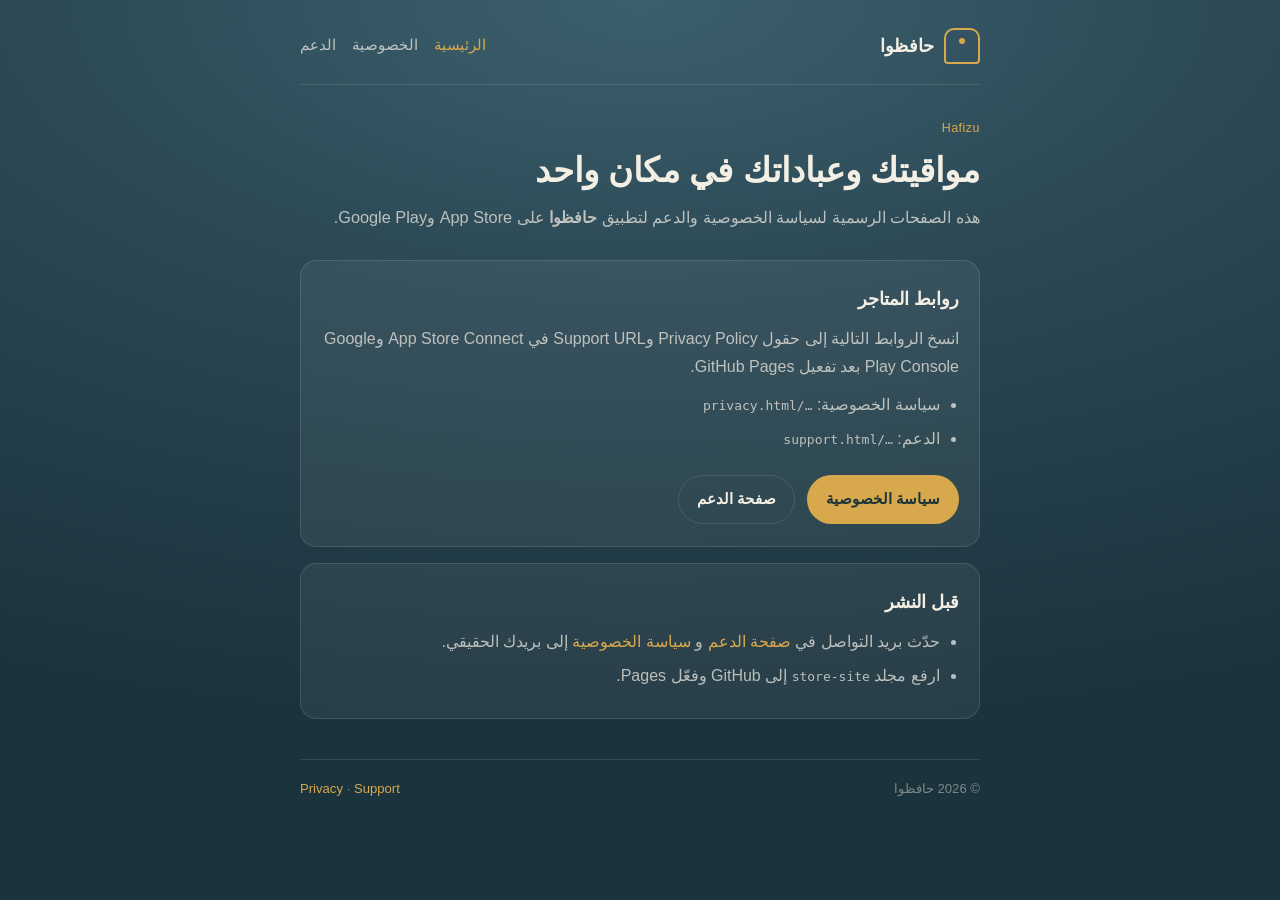
<file: index.html>
<!DOCTYPE html>
<html lang="ar" dir="rtl">
  <head>
    <meta charset="utf-8" />
    <meta name="viewport" content="width=device-width, initial-scale=1" />
    <title>حافظوا — Hafizu</title>
    <meta
      name="description"
      content="صفحات سياسة الخصوصية والدعم لتطبيق حافظوا (Hafizu)."
    />
    <link rel="stylesheet" href="styles.css" />
  </head>
  <body>
    <div class="wrap">
      <nav class="nav" aria-label="التنقّل">
        <a class="brand" href="index.html">
          <span class="brand-mark" aria-hidden="true"></span>
          حافظوا
        </a>
        <div class="nav-links">
          <a href="index.html" aria-current="page">الرئيسية</a>
          <a href="privacy.html">الخصوصية</a>
          <a href="support.html">الدعم</a>
        </div>
      </nav>

      <header class="hero">
        <span class="eyebrow">Hafizu</span>
        <h1>مواقيتك وعباداتك في مكان واحد</h1>
        <p class="lede">
          هذه الصفحات الرسمية لسياسة الخصوصية والدعم لتطبيق
          <strong>حافظوا</strong> على App Store وGoogle Play.
        </p>
      </header>

      <section class="card">
        <h2>روابط المتاجر</h2>
        <p>
          انسخ الروابط التالية إلى حقول Privacy Policy وSupport URL في App Store
          Connect وGoogle Play Console بعد تفعيل GitHub Pages.
        </p>
        <ul>
          <li>
            سياسة الخصوصية:
            <code>…/privacy.html</code>
          </li>
          <li>
            الدعم:
            <code>…/support.html</code>
          </li>
        </ul>
        <div class="actions">
          <a class="btn btn-primary" href="privacy.html">سياسة الخصوصية</a>
          <a class="btn btn-ghost" href="support.html">صفحة الدعم</a>
        </div>
      </section>

      <section class="card">
        <h2>قبل النشر</h2>
        <ul>
          <li>
            حدّث بريد التواصل في
            <a href="support.html">صفحة الدعم</a>
            و
            <a href="privacy.html">سياسة الخصوصية</a>
            إلى بريدك الحقيقي.
          </li>
          <li>ارفع مجلد <code>store-site</code> إلى GitHub وفعّل Pages.</li>
        </ul>
      </section>

      <footer class="footer">
        <span>© <span id="y"></span> حافظوا</span>
        <span>
          <a href="privacy.html">Privacy</a>
          ·
          <a href="support.html">Support</a>
        </span>
      </footer>
    </div>
    <script>
      document.getElementById("y").textContent = new Date().getFullYear();
    </script>
  </body>
</html>
</file>
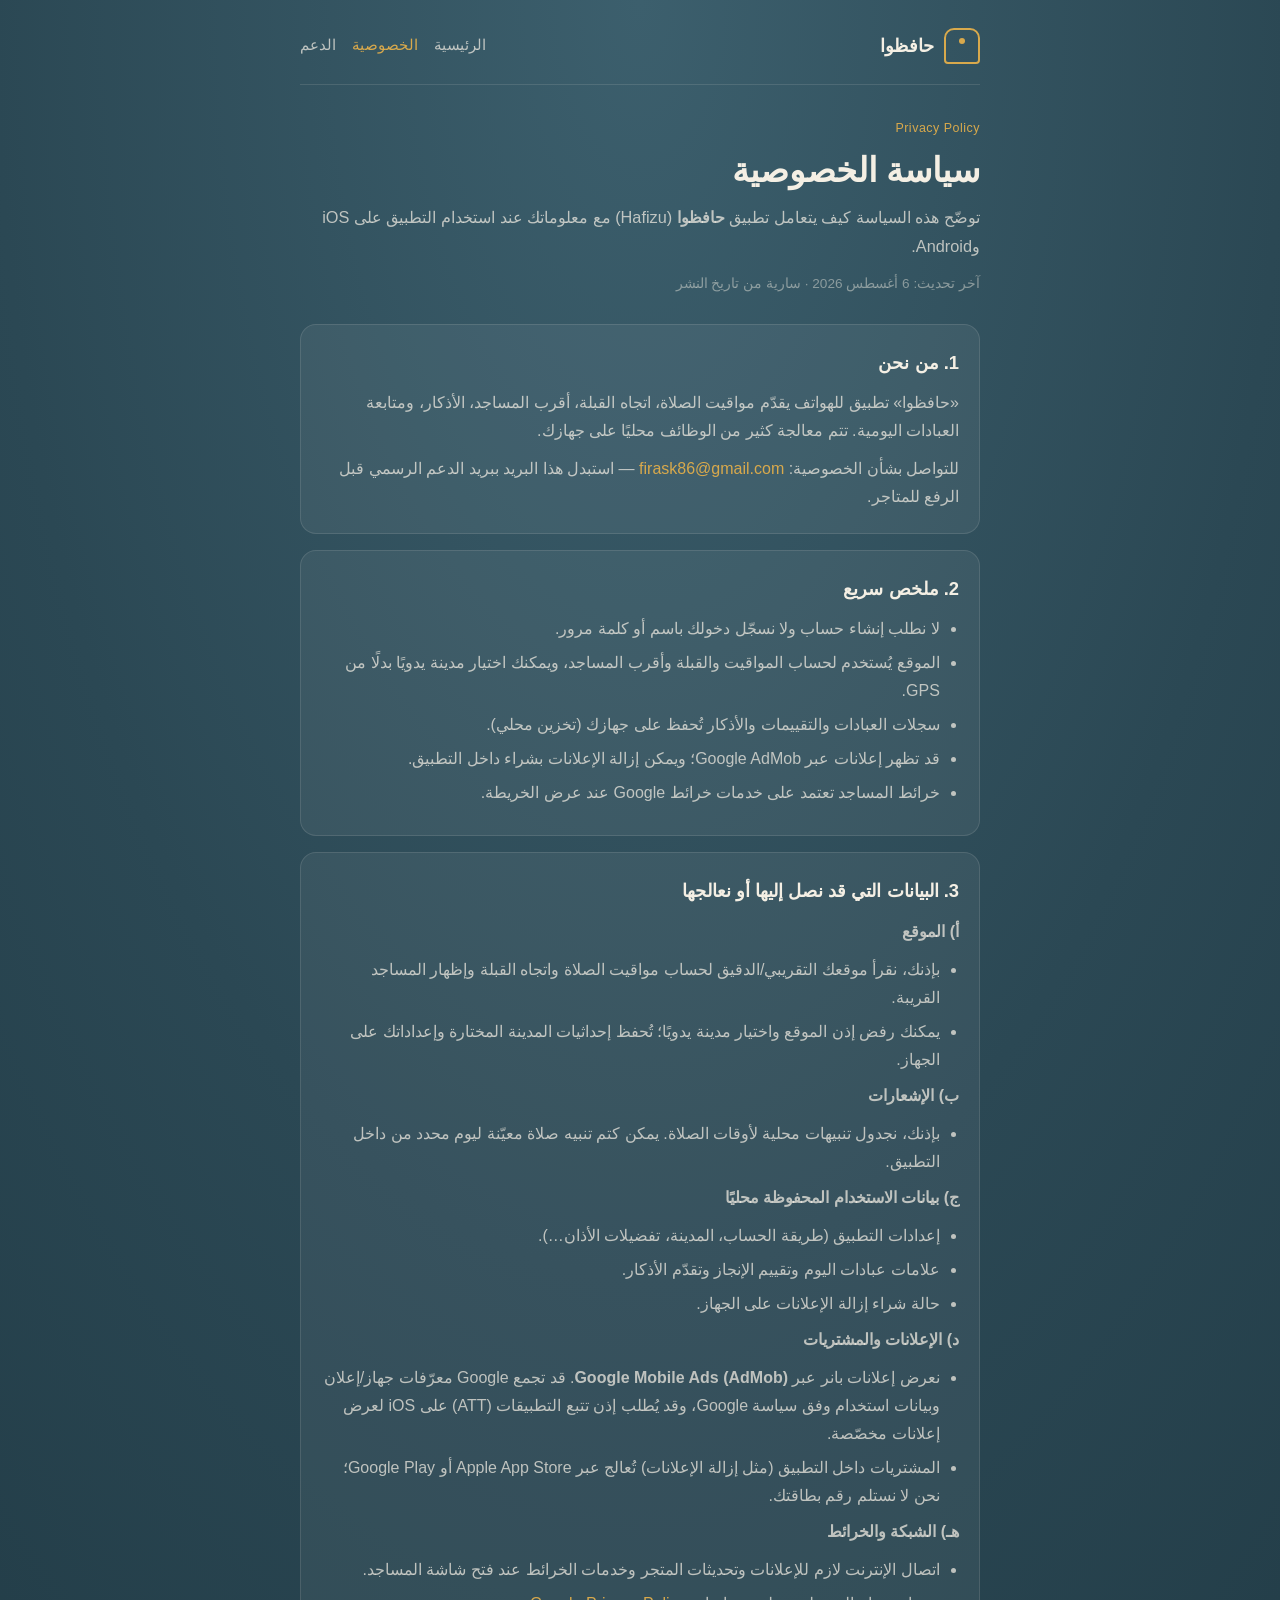
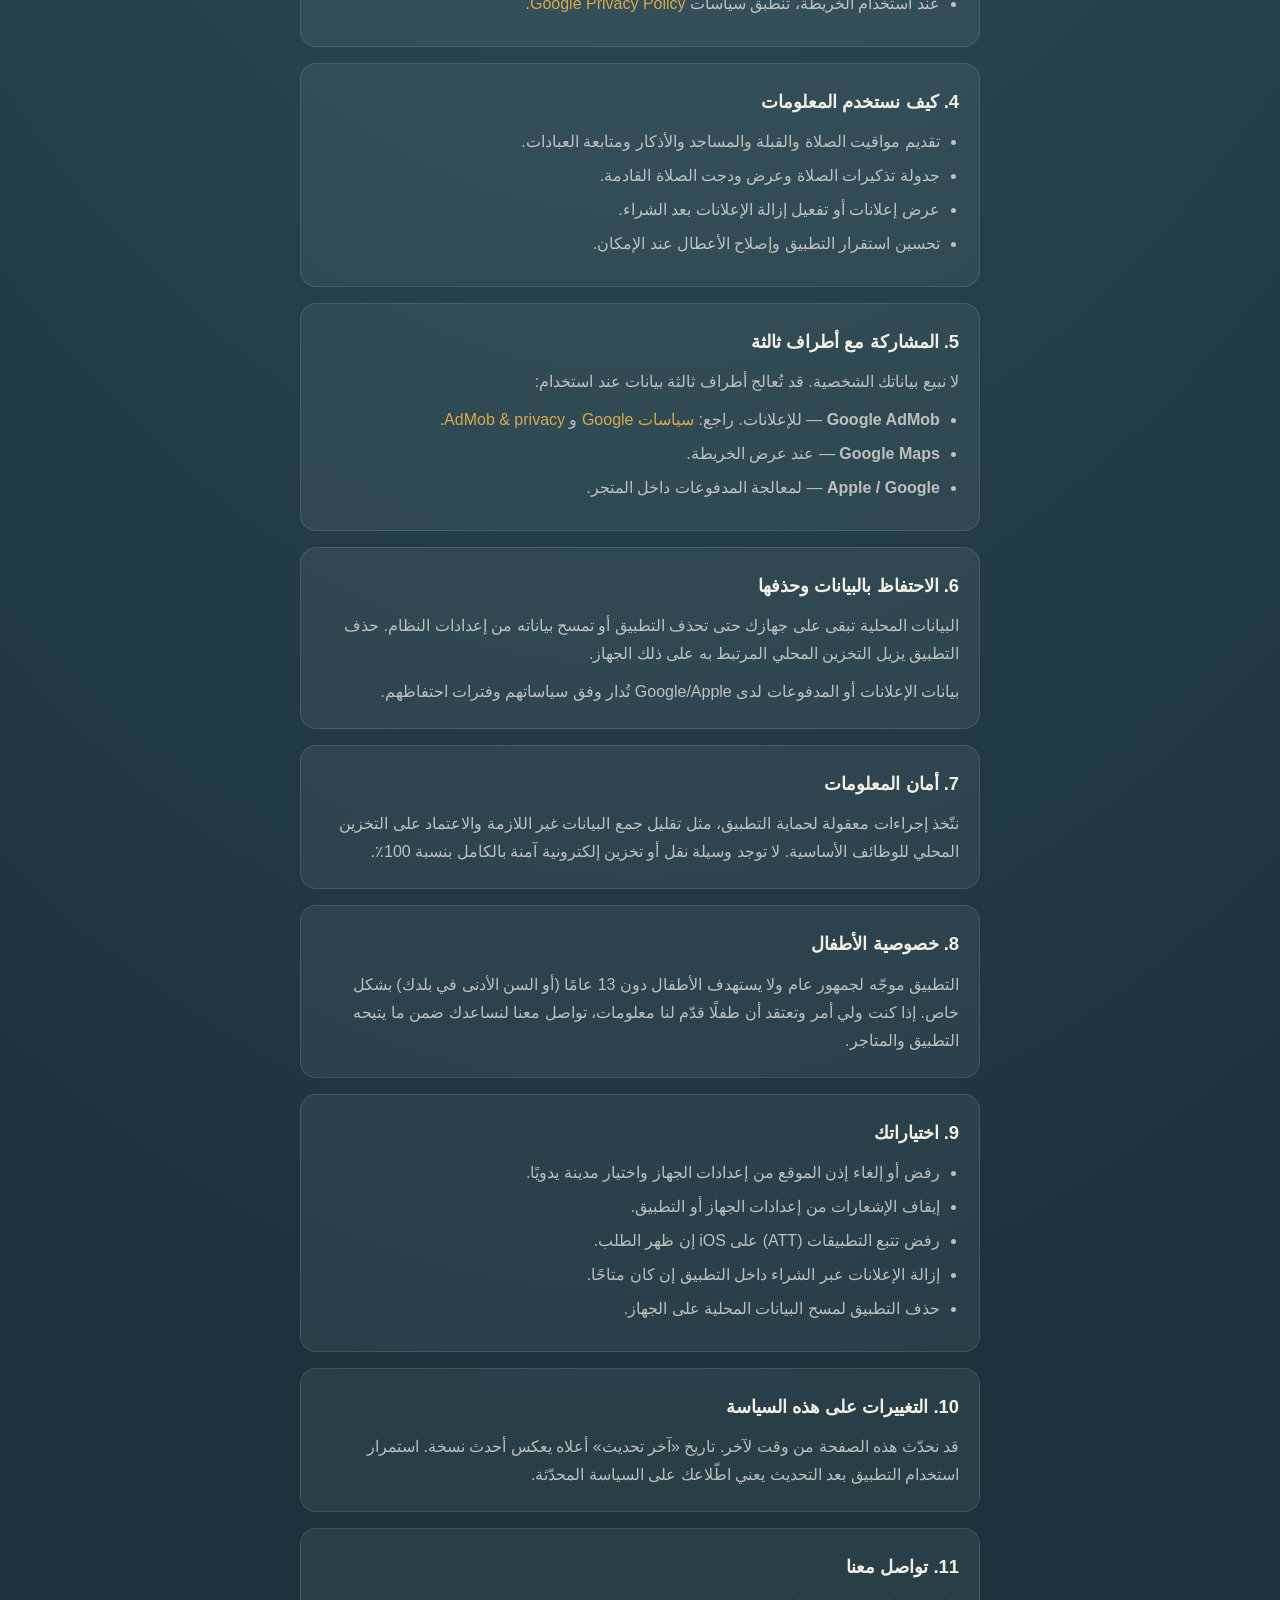
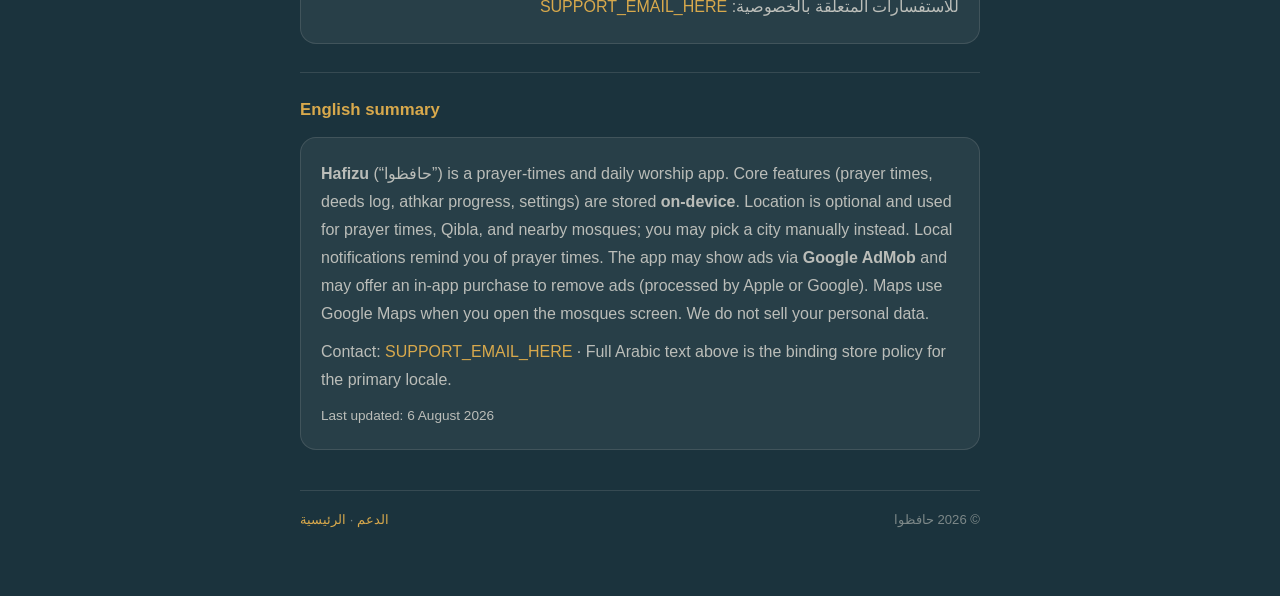
<file: privacy.html>
<!DOCTYPE html>
<html lang="ar" dir="rtl">
  <head>
    <meta charset="utf-8" />
    <meta name="viewport" content="width=device-width, initial-scale=1" />
    <title>سياسة الخصوصية — حافظوا</title>
    <meta
      name="description"
      content="سياسة خصوصية تطبيق حافظوا (Hafizu) لنظامي iOS وAndroid."
    />
    <link rel="stylesheet" href="styles.css" />
  </head>
  <body>
    <div class="wrap">
      <nav class="nav" aria-label="التنقّل">
        <a class="brand" href="index.html">
          <span class="brand-mark" aria-hidden="true"></span>
          حافظوا
        </a>
        <div class="nav-links">
          <a href="index.html">الرئيسية</a>
          <a href="privacy.html" aria-current="page">الخصوصية</a>
          <a href="support.html">الدعم</a>
        </div>
      </nav>

      <header class="hero">
        <span class="eyebrow">Privacy Policy</span>
        <h1>سياسة الخصوصية</h1>
        <p class="lede">
          توضّح هذه السياسة كيف يتعامل تطبيق <strong>حافظوا</strong> (Hafizu) مع
          معلوماتك عند استخدام التطبيق على iOS وAndroid.
        </p>
        <p class="meta">آخر تحديث: 6 أغسطس 2026 · سارية من تاريخ النشر</p>
      </header>

      <section class="card">
        <h2>1. من نحن</h2>
        <p>
          «حافظوا» تطبيق للهواتف يقدّم مواقيت الصلاة، اتجاه القبلة، أقرب المساجد،
          الأذكار، ومتابعة العبادات اليومية. تتم معالجة كثير من الوظائف محليًا
          على جهازك.
        </p>
        <p>
          للتواصل بشأن الخصوصية:
          <a href="mailto:SUPPORT_EMAIL_HERE">firask86@gmail.com</a>
          — استبدل هذا البريد ببريد الدعم الرسمي قبل الرفع للمتاجر.
        </p>
      </section>

      <section class="card">
        <h2>2. ملخص سريع</h2>
        <ul>
          <li>لا نطلب إنشاء حساب ولا نسجّل دخولك باسم أو كلمة مرور.</li>
          <li>
            الموقع يُستخدم لحساب المواقيت والقبلة وأقرب المساجد، ويمكنك اختيار
            مدينة يدويًا بدلًا من GPS.
          </li>
          <li>
            سجلات العبادات والتقييمات والأذكار تُحفظ على جهازك (تخزين محلي).
          </li>
          <li>
            قد تظهر إعلانات عبر Google AdMob؛ ويمكن إزالة الإعلانات بشراء داخل
            التطبيق.
          </li>
          <li>خرائط المساجد تعتمد على خدمات خرائط Google عند عرض الخريطة.</li>
        </ul>
      </section>

      <section class="card">
        <h2>3. البيانات التي قد نصل إليها أو نعالجها</h2>
        <p><strong>أ) الموقع</strong></p>
        <ul>
          <li>
            بإذنك، نقرأ موقعك التقريبي/الدقيق لحساب مواقيت الصلاة واتجاه
            القبلة وإظهار المساجد القريبة.
          </li>
          <li>
            يمكنك رفض إذن الموقع واختيار مدينة يدويًا؛ تُحفظ إحداثيات المدينة
            المختارة وإعداداتك على الجهاز.
          </li>
        </ul>
        <p><strong>ب) الإشعارات</strong></p>
        <ul>
          <li>
            بإذنك، نجدول تنبيهات محلية لأوقات الصلاة. يمكن كتم تنبيه صلاة معيّنة
            ليوم محدد من داخل التطبيق.
          </li>
        </ul>
        <p><strong>ج) بيانات الاستخدام المحفوظة محليًا</strong></p>
        <ul>
          <li>إعدادات التطبيق (طريقة الحساب، المدينة، تفضيلات الأذان…).</li>
          <li>علامات عبادات اليوم وتقييم الإنجاز وتقدّم الأذكار.</li>
          <li>حالة شراء إزالة الإعلانات على الجهاز.</li>
        </ul>
        <p><strong>د) الإعلانات والمشتريات</strong></p>
        <ul>
          <li>
            نعرض إعلانات بانر عبر <strong>Google Mobile Ads (AdMob)</strong>. قد
            تجمع Google معرّفات جهاز/إعلان وبيانات استخدام وفق سياسة Google،
            وقد يُطلب إذن تتبع التطبيقات (ATT) على iOS لعرض إعلانات مخصّصة.
          </li>
          <li>
            المشتريات داخل التطبيق (مثل إزالة الإعلانات) تُعالج عبر Apple App
            Store أو Google Play؛ نحن لا نستلم رقم بطاقتك.
          </li>
        </ul>
        <p><strong>هـ) الشبكة والخرائط</strong></p>
        <ul>
          <li>
            اتصال الإنترنت لازم للإعلانات وتحديثات المتجر وخدمات الخرائط عند فتح
            شاشة المساجد.
          </li>
          <li>
            عند استخدام الخريطة، تنطبق سياسات
            <a
              href="https://policies.google.com/privacy"
              rel="noopener noreferrer"
              target="_blank"
              >Google Privacy Policy</a
            >.
          </li>
        </ul>
      </section>

      <section class="card">
        <h2>4. كيف نستخدم المعلومات</h2>
        <ul>
          <li>تقديم مواقيت الصلاة والقبلة والمساجد والأذكار ومتابعة العبادات.</li>
          <li>جدولة تذكيرات الصلاة وعرض ودجت الصلاة القادمة.</li>
          <li>عرض إعلانات أو تفعيل إزالة الإعلانات بعد الشراء.</li>
          <li>تحسين استقرار التطبيق وإصلاح الأعطال عند الإمكان.</li>
        </ul>
      </section>

      <section class="card">
        <h2>5. المشاركة مع أطراف ثالثة</h2>
        <p>لا نبيع بياناتك الشخصية. قد تُعالج أطراف ثالثة بيانات عند استخدام:</p>
        <ul>
          <li>
            <strong>Google AdMob</strong> — للإعلانات. راجع:
            <a
              href="https://policies.google.com/privacy"
              rel="noopener noreferrer"
              target="_blank"
              >سياسات Google</a
            >
            و
            <a
              href="https://support.google.com/admob/answer/6128543"
              rel="noopener noreferrer"
              target="_blank"
              >AdMob &amp; privacy</a
            >.
          </li>
          <li>
            <strong>Google Maps</strong> — عند عرض الخريطة.
          </li>
          <li>
            <strong>Apple / Google</strong> — لمعالجة المدفوعات داخل المتجر.
          </li>
        </ul>
      </section>

      <section class="card">
        <h2>6. الاحتفاظ بالبيانات وحذفها</h2>
        <p>
          البيانات المحلية تبقى على جهازك حتى تحذف التطبيق أو تمسح بياناته من
          إعدادات النظام. حذف التطبيق يزيل التخزين المحلي المرتبط به على ذلك
          الجهاز.
        </p>
        <p>
          بيانات الإعلانات أو المدفوعات لدى Google/Apple تُدار وفق سياساتهم
          وفترات احتفاظهم.
        </p>
      </section>

      <section class="card">
        <h2>7. أمان المعلومات</h2>
        <p>
          نتّخذ إجراءات معقولة لحماية التطبيق، مثل تقليل جمع البيانات غير
          اللازمة والاعتماد على التخزين المحلي للوظائف الأساسية. لا توجد وسيلة
          نقل أو تخزين إلكترونية آمنة بالكامل بنسبة 100٪.
        </p>
      </section>

      <section class="card">
        <h2>8. خصوصية الأطفال</h2>
        <p>
          التطبيق موجّه لجمهور عام ولا يستهدف الأطفال دون 13 عامًا (أو السن
          الأدنى في بلدك) بشكل خاص. إذا كنت ولي أمر وتعتقد أن طفلًا قدّم لنا
          معلومات، تواصل معنا لنساعدك ضمن ما يتيحه التطبيق والمتاجر.
        </p>
      </section>

      <section class="card">
        <h2>9. اختياراتك</h2>
        <ul>
          <li>رفض أو إلغاء إذن الموقع من إعدادات الجهاز واختيار مدينة يدويًا.</li>
          <li>إيقاف الإشعارات من إعدادات الجهاز أو التطبيق.</li>
          <li>رفض تتبع التطبيقات (ATT) على iOS إن ظهر الطلب.</li>
          <li>إزالة الإعلانات عبر الشراء داخل التطبيق إن كان متاحًا.</li>
          <li>حذف التطبيق لمسح البيانات المحلية على الجهاز.</li>
        </ul>
      </section>

      <section class="card">
        <h2>10. التغييرات على هذه السياسة</h2>
        <p>
          قد نحدّث هذه الصفحة من وقت لآخر. تاريخ «آخر تحديث» أعلاه يعكس أحدث
          نسخة. استمرار استخدام التطبيق بعد التحديث يعني اطّلاعك على السياسة
          المحدّثة.
        </p>
      </section>

      <section class="card">
        <h2>11. تواصل معنا</h2>
        <p>
          للاستفسارات المتعلقة بالخصوصية:
          <a href="mailto:SUPPORT_EMAIL_HERE">SUPPORT_EMAIL_HERE</a>
        </p>
      </section>

      <section class="lang-block" dir="ltr" lang="en">
        <h2>English summary</h2>
        <div class="card" style="margin: 0">
          <p>
            <strong>Hafizu</strong> (“حافظوا”) is a prayer-times and daily
            worship app. Core features (prayer times, deeds log, athkar
            progress, settings) are stored <strong>on-device</strong>. Location
            is optional and used for prayer times, Qibla, and nearby mosques;
            you may pick a city manually instead. Local notifications remind you
            of prayer times. The app may show ads via
            <strong>Google AdMob</strong> and may offer an in-app purchase to
            remove ads (processed by Apple or Google). Maps use Google Maps when
            you open the mosques screen. We do not sell your personal data.
          </p>
          <p>
            Contact:
            <a href="mailto:SUPPORT_EMAIL_HERE">SUPPORT_EMAIL_HERE</a>
            · Full Arabic text above is the binding store policy for the primary
            locale.
          </p>
          <p class="meta" style="margin-top: 8px">Last updated: 6 August 2026</p>
        </div>
      </section>

      <footer class="footer">
        <span>© 2026 حافظوا</span>
        <span>
          <a href="support.html">الدعم</a>
          ·
          <a href="index.html">الرئيسية</a>
        </span>
      </footer>
    </div>
  </body>
</html>
</file>
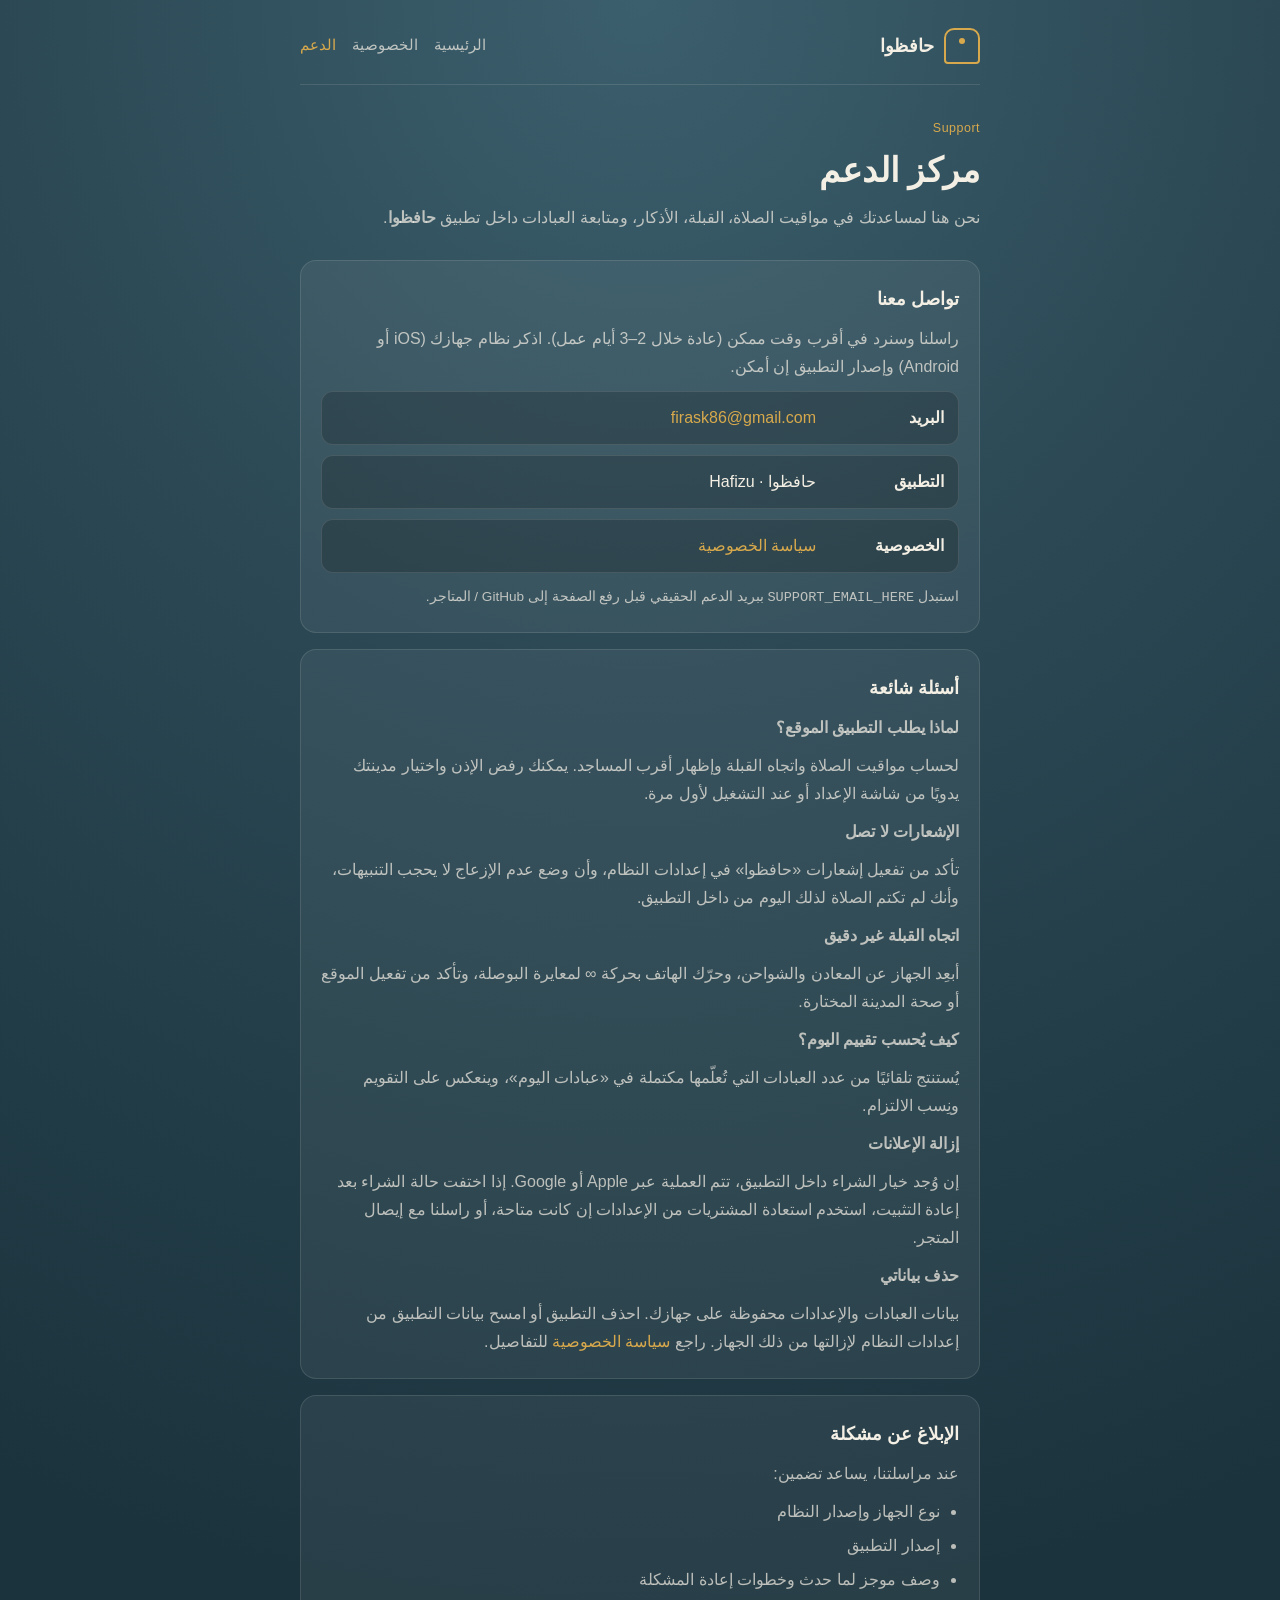
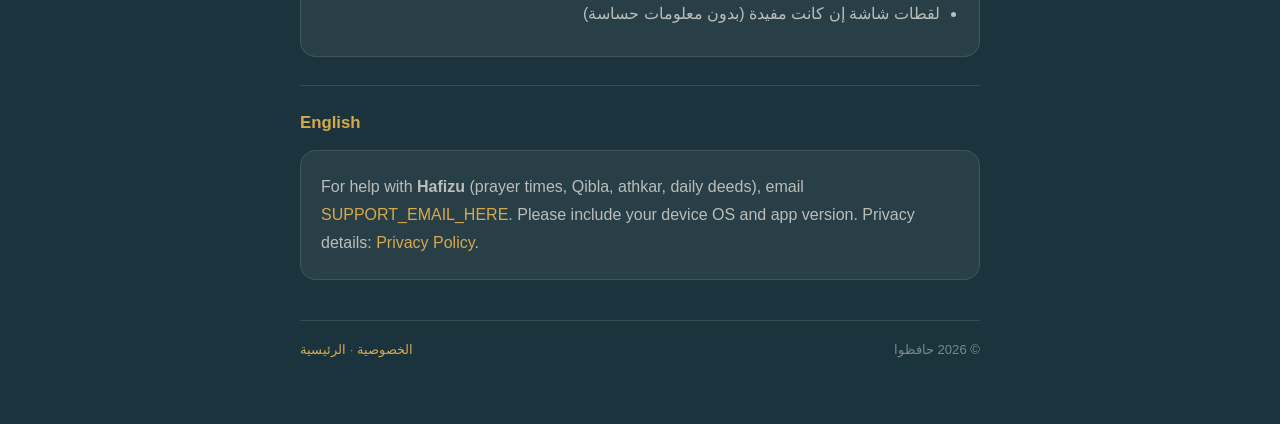
<file: support.html>
<!DOCTYPE html>
<html lang="ar" dir="rtl">
  <head>
    <meta charset="utf-8" />
    <meta name="viewport" content="width=device-width, initial-scale=1" />
    <title>الدعم — حافظوا</title>
    <meta
      name="description"
      content="مركز دعم تطبيق حافظوا (Hafizu): تواصل معنا والأسئلة الشائعة."
    />
    <link rel="stylesheet" href="styles.css" />
  </head>
  <body>
    <div class="wrap">
      <nav class="nav" aria-label="التنقّل">
        <a class="brand" href="index.html">
          <span class="brand-mark" aria-hidden="true"></span>
          حافظوا
        </a>
        <div class="nav-links">
          <a href="index.html">الرئيسية</a>
          <a href="privacy.html">الخصوصية</a>
          <a href="support.html" aria-current="page">الدعم</a>
        </div>
      </nav>

      <header class="hero">
        <span class="eyebrow">Support</span>
        <h1>مركز الدعم</h1>
        <p class="lede">
          نحن هنا لمساعدتك في مواقيت الصلاة، القبلة، الأذكار، ومتابعة العبادات
          داخل تطبيق <strong>حافظوا</strong>.
        </p>
      </header>

      <section class="card">
        <h2>تواصل معنا</h2>
        <p>
          راسلنا وسنرد في أقرب وقت ممكن (عادة خلال 2–3 أيام عمل). اذكر نظام
          جهازك (iOS أو Android) وإصدار التطبيق إن أمكن.
        </p>
        <div class="contact-box">
          <div class="contact-row">
            <strong>البريد</strong>
            <a href="mailto:SUPPORT_EMAIL_HERE">firask86@gmail.com</a>
          </div>
          <div class="contact-row">
            <strong>التطبيق</strong>
            <span>حافظوا · Hafizu</span>
          </div>
          <div class="contact-row">
            <strong>الخصوصية</strong>
            <a href="privacy.html">سياسة الخصوصية</a>
          </div>
        </div>
        <p class="meta" style="margin-top: 12px">
          استبدل <code>SUPPORT_EMAIL_HERE</code> ببريد الدعم الحقيقي قبل رفع
          الصفحة إلى GitHub / المتاجر.
        </p>
      </section>

      <section class="card">
        <h2>أسئلة شائعة</h2>
        <p><strong>لماذا يطلب التطبيق الموقع؟</strong></p>
        <p>
          لحساب مواقيت الصلاة واتجاه القبلة وإظهار أقرب المساجد. يمكنك رفض الإذن
          واختيار مدينتك يدويًا من شاشة الإعداد أو عند التشغيل لأول مرة.
        </p>
        <p><strong>الإشعارات لا تصل</strong></p>
        <p>
          تأكد من تفعيل إشعارات «حافظوا» في إعدادات النظام، وأن وضع عدم الإزعاج
          لا يحجب التنبيهات، وأنك لم تكتم الصلاة لذلك اليوم من داخل التطبيق.
        </p>
        <p><strong>اتجاه القبلة غير دقيق</strong></p>
        <p>
          أبعِد الجهاز عن المعادن والشواحن، وحرّك الهاتف بحركة ∞ لمعايرة
          البوصلة، وتأكد من تفعيل الموقع أو صحة المدينة المختارة.
        </p>
        <p><strong>كيف يُحسب تقييم اليوم؟</strong></p>
        <p>
          يُستنتج تلقائيًا من عدد العبادات التي تُعلّمها مكتملة في «عبادات
          اليوم»، وينعكس على التقويم ونِسب الالتزام.
        </p>
        <p><strong>إزالة الإعلانات</strong></p>
        <p>
          إن وُجد خيار الشراء داخل التطبيق، تتم العملية عبر Apple أو Google.
          إذا اختفت حالة الشراء بعد إعادة التثبيت، استخدم استعادة المشتريات من
          الإعدادات إن كانت متاحة، أو راسلنا مع إيصال المتجر.
        </p>
        <p><strong>حذف بياناتي</strong></p>
        <p>
          بيانات العبادات والإعدادات محفوظة على جهازك. احذف التطبيق أو امسح
          بيانات التطبيق من إعدادات النظام لإزالتها من ذلك الجهاز. راجع
          <a href="privacy.html">سياسة الخصوصية</a> للتفاصيل.
        </p>
      </section>

      <section class="card">
        <h2>الإبلاغ عن مشكلة</h2>
        <p>عند مراسلتنا، يساعد تضمين:</p>
        <ul>
          <li>نوع الجهاز وإصدار النظام</li>
          <li>إصدار التطبيق</li>
          <li>وصف موجز لما حدث وخطوات إعادة المشكلة</li>
          <li>لقطات شاشة إن كانت مفيدة (بدون معلومات حساسة)</li>
        </ul>
      </section>

      <section class="lang-block" dir="ltr" lang="en">
        <h2>English</h2>
        <div class="card" style="margin: 0">
          <p>
            For help with <strong>Hafizu</strong> (prayer times, Qibla, athkar,
            daily deeds), email
            <a href="mailto:SUPPORT_EMAIL_HERE">SUPPORT_EMAIL_HERE</a>.
            Please include your device OS and app version. Privacy details:
            <a href="privacy.html">Privacy Policy</a>.
          </p>
        </div>
      </section>

      <footer class="footer">
        <span>© 2026 حافظوا</span>
        <span>
          <a href="privacy.html">الخصوصية</a>
          ·
          <a href="index.html">الرئيسية</a>
        </span>
      </footer>
    </div>
  </body>
</html>
</file>
<file: styles.css>
/* حافظوا — store legal pages */
:root {
  --bg: #2b4854;
  --bg-deep: #1b333d;
  --bg-soft: #223d47;
  --gold: #d8a94c;
  --cream: #f4efe4;
  --cream-muted: rgba(244, 239, 228, 0.72);
  --cream-faint: rgba(244, 239, 228, 0.45);
  --card: rgba(255, 255, 255, 0.06);
  --line: rgba(244, 239, 228, 0.12);
  --max: 720px;
  --font: "Segoe UI", "Tahoma", "Arial", sans-serif;
}

*,
*::before,
*::after {
  box-sizing: border-box;
}

html {
  scroll-behavior: smooth;
}

body {
  margin: 0;
  min-height: 100vh;
  font-family: var(--font);
  background:
    radial-gradient(120% 80% at 50% 0%, #3c5f6d 0%, var(--bg) 42%, var(--bg-deep) 100%);
  color: var(--cream);
  line-height: 1.75;
  direction: rtl;
  text-align: right;
}

a {
  color: var(--gold);
  text-decoration: none;
}

a:hover {
  text-decoration: underline;
}

.wrap {
  max-width: var(--max);
  margin: 0 auto;
  padding: 28px 20px 64px;
}

.nav {
  display: flex;
  flex-wrap: wrap;
  align-items: center;
  justify-content: space-between;
  gap: 12px;
  padding-bottom: 20px;
  margin-bottom: 28px;
  border-bottom: 1px solid var(--line);
}

.brand {
  display: flex;
  align-items: center;
  gap: 10px;
  color: var(--cream);
  font-weight: 700;
  font-size: 1.15rem;
  text-decoration: none;
}

.brand:hover {
  text-decoration: none;
  color: var(--cream);
}

.brand-mark {
  width: 36px;
  height: 36px;
  border: 2px solid var(--gold);
  border-radius: 10px 10px 4px 4px;
  position: relative;
  flex-shrink: 0;
}

.brand-mark::after {
  content: "";
  position: absolute;
  left: 50%;
  top: 8px;
  width: 6px;
  height: 6px;
  margin-left: -3px;
  border-radius: 50%;
  background: var(--gold);
}

.nav-links {
  display: flex;
  flex-wrap: wrap;
  gap: 8px 16px;
  font-size: 0.92rem;
}

.nav-links a {
  color: var(--cream-muted);
}

.nav-links a:hover,
.nav-links a[aria-current="page"] {
  color: var(--gold);
}

.hero {
  margin-bottom: 28px;
}

.eyebrow {
  display: inline-block;
  font-size: 0.78rem;
  letter-spacing: 0.04em;
  color: var(--gold);
  margin-bottom: 8px;
}

h1 {
  margin: 0 0 10px;
  font-size: clamp(1.6rem, 4vw, 2.1rem);
  line-height: 1.35;
  font-weight: 800;
}

.lede {
  margin: 0;
  color: var(--cream-muted);
  font-size: 1.02rem;
}

.meta {
  margin-top: 12px;
  font-size: 0.85rem;
  color: var(--cream-faint);
}

.card {
  background: var(--card);
  border: 1px solid var(--line);
  border-radius: 16px;
  padding: 22px 20px;
  margin-bottom: 16px;
}

.card h2 {
  margin: 0 0 10px;
  font-size: 1.15rem;
  color: var(--cream);
}

.card p,
.card li {
  color: var(--cream-muted);
  margin: 0 0 10px;
}

.card ul {
  margin: 0 0 8px;
  padding-inline-start: 1.2em;
}

.card li {
  margin-bottom: 6px;
}

.card p:last-child,
.card ul:last-child {
  margin-bottom: 0;
}

.actions {
  display: flex;
  flex-wrap: wrap;
  gap: 12px;
  margin-top: 22px;
}

.btn {
  display: inline-flex;
  align-items: center;
  justify-content: center;
  min-height: 44px;
  padding: 10px 18px;
  border-radius: 999px;
  border: 1px solid transparent;
  font-weight: 700;
  font-size: 0.95rem;
  text-decoration: none;
}

.btn:hover {
  text-decoration: none;
}

.btn-primary {
  background: var(--gold);
  color: var(--bg-deep);
}

.btn-primary:hover {
  filter: brightness(1.05);
  color: var(--bg-deep);
}

.btn-ghost {
  border-color: var(--line);
  color: var(--cream);
  background: transparent;
}

.btn-ghost:hover {
  border-color: var(--gold);
  color: var(--gold);
}

.lang-block {
  margin-top: 28px;
  padding-top: 22px;
  border-top: 1px solid var(--line);
}

.lang-block[dir="ltr"] {
  direction: ltr;
  text-align: left;
}

.lang-block h2 {
  font-size: 1.05rem;
  margin: 0 0 12px;
  color: var(--gold);
}

.contact-box {
  display: grid;
  gap: 10px;
}

.contact-row {
  display: flex;
  flex-wrap: wrap;
  gap: 8px 16px;
  align-items: baseline;
  padding: 12px 14px;
  border-radius: 12px;
  background: rgba(0, 0, 0, 0.18);
  border: 1px solid var(--line);
}

.contact-row strong {
  color: var(--cream);
  min-width: 7rem;
}

.footer {
  margin-top: 40px;
  padding-top: 18px;
  border-top: 1px solid var(--line);
  font-size: 0.82rem;
  color: var(--cream-faint);
  display: flex;
  flex-wrap: wrap;
  gap: 8px 16px;
  justify-content: space-between;
}

@media (max-width: 520px) {
  .nav {
    flex-direction: column;
    align-items: flex-start;
  }
}
</file>
